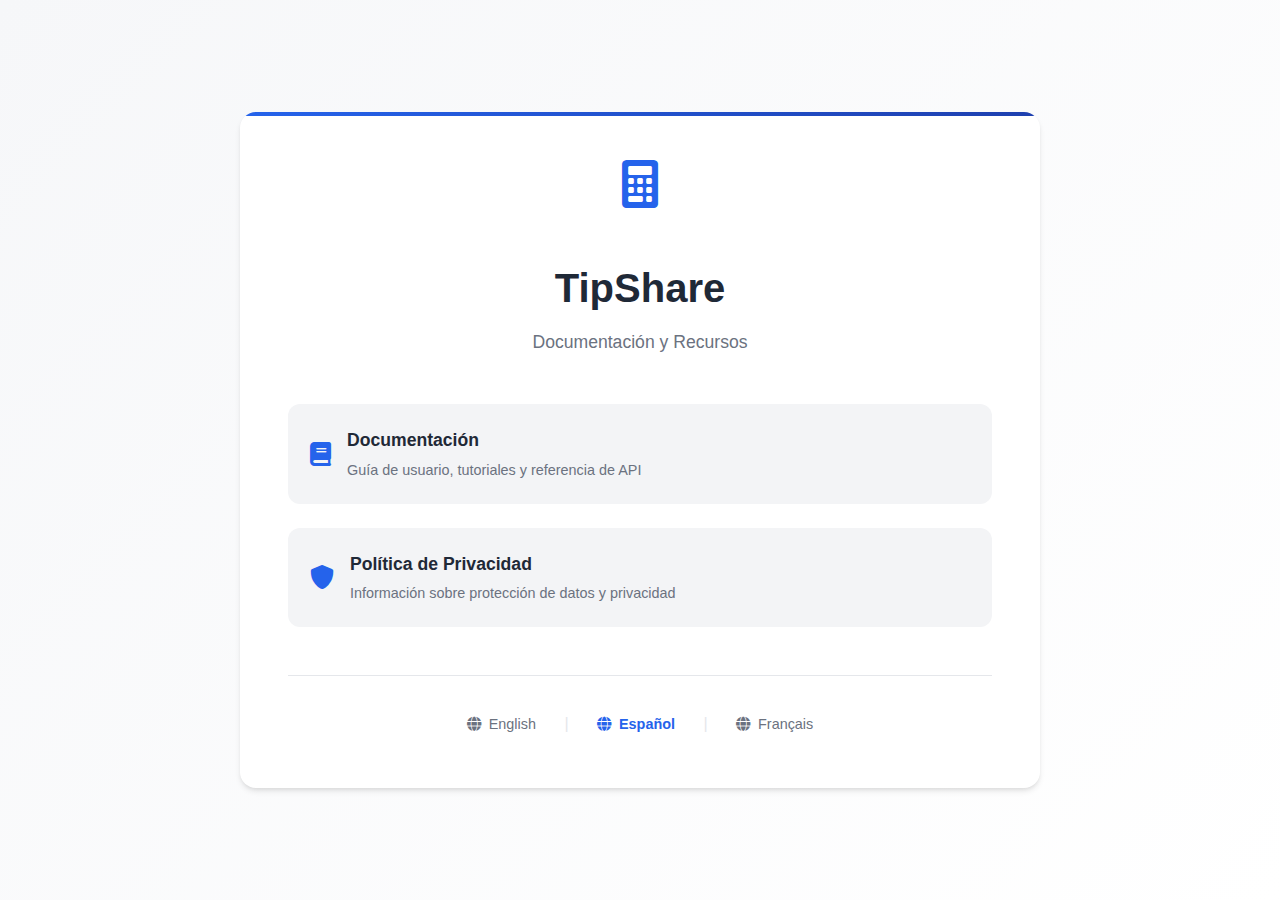
<file: index.html>
<!DOCTYPE html>
<html lang="en">
<head>
    <meta charset="UTF-8">
    <meta name="viewport" content="width=device-width, initial-scale=1.0">
    <title>TipShare Documentation</title>
    <link rel="stylesheet" href="https://cdnjs.cloudflare.com/ajax/libs/font-awesome/6.0.0/css/all.min.css">
    <style>
        :root {
            --primary-color: #2563eb;
            --secondary-color: #1e40af;
            --text-color: #1f2937;
            --light-bg: #f3f4f6;
            --white: #ffffff;
            --shadow: 0 4px 6px -1px rgba(0, 0, 0, 0.1), 0 2px 4px -1px rgba(0, 0, 0, 0.06);
        }

        * {
            margin: 0;
            padding: 0;
            box-sizing: border-box;
        }

        body {
            font-family: -apple-system, BlinkMacSystemFont, 'Segoe UI', Roboto, 'Helvetica Neue', Arial, sans-serif;
            line-height: 1.6;
            color: var(--text-color);
            background: linear-gradient(135deg, #f6f7f9 0%, #ffffff 100%);
            min-height: 100vh;
            display: flex;
            justify-content: center;
            align-items: center;
            padding: 2rem;
        }

        .container {
            max-width: 800px;
            width: 100%;
            background: var(--white);
            border-radius: 16px;
            box-shadow: var(--shadow);
            padding: 3rem;
            margin: 2rem;
            position: relative;
            overflow: hidden;
        }

        .container::before {
            content: '';
            position: absolute;
            top: 0;
            left: 0;
            right: 0;
            height: 4px;
            background: linear-gradient(90deg, var(--primary-color), var(--secondary-color));
        }

        .logo {
            text-align: center;
            margin-bottom: 2rem;
        }

        .logo i {
            font-size: 3rem;
            color: var(--primary-color);
            margin-bottom: 1rem;
        }

        h1 {
            font-size: 2.5rem;
            color: var(--text-color);
            text-align: center;
            margin-bottom: 0.5rem;
            font-weight: 700;
        }

        .subtitle {
            text-align: center;
            color: #6b7280;
            margin-bottom: 3rem;
            font-size: 1.1rem;
        }

        .nav-links {
            display: grid;
            gap: 1.5rem;
            margin-bottom: 3rem;
        }

        .nav-link {
            display: flex;
            align-items: center;
            padding: 1.25rem;
            background: var(--light-bg);
            border-radius: 12px;
            text-decoration: none;
            color: var(--text-color);
            transition: all 0.3s ease;
            border: 2px solid transparent;
        }

        .nav-link:hover {
            background: var(--white);
            border-color: var(--primary-color);
            transform: translateY(-2px);
            box-shadow: var(--shadow);
        }

        .nav-link i {
            font-size: 1.5rem;
            color: var(--primary-color);
            margin-right: 1rem;
        }

        .nav-link .text {
            flex: 1;
        }

        .nav-link .title {
            font-weight: 600;
            font-size: 1.1rem;
            margin-bottom: 0.25rem;
        }

        .nav-link .description {
            color: #6b7280;
            font-size: 0.9rem;
        }

        .language-selector {
            text-align: center;
            padding-top: 2rem;
            border-top: 1px solid #e5e7eb;
            margin-top: 2rem;
        }

        .language-btn {
            display: inline-flex;
            align-items: center;
            padding: 0.5rem 1rem;
            border: none;
            background: none;
            color: #6b7280;
            font-size: 0.9rem;
            cursor: pointer;
            transition: color 0.3s ease;
        }

        .language-btn:hover {
            color: var(--primary-color);
        }

        .language-btn i {
            margin-right: 0.5rem;
        }

        .language-btn.active {
            color: var(--primary-color);
            font-weight: 600;
        }

        .separator {
            color: #e5e7eb;
            margin: 0 0.5rem;
        }

        @media (max-width: 640px) {
            .container {
                padding: 2rem;
                margin: 1rem;
            }

            h1 {
                font-size: 2rem;
            }

            .nav-link {
                padding: 1rem;
            }
        }

        .home-link {
            text-decoration: none;
            color: inherit;
            display: block;
            text-align: center;
            transition: transform 0.3s ease;
        }
        
        .home-link:hover {
            transform: translateY(-2px);
        }
        
        .home-link:hover .logo i {
            color: var(--secondary-color);
        }

        .navigation {
            display: grid;
            gap: 1.5rem;
            margin-bottom: 3rem;
        }
    </style>
</head>
<body>
    <div class="container">
        <div class="logo">
            <i class="fas fa-calculator"></i>
        </div>
        
        <h1>TipShare</h1>
        <p class="subtitle">Documentation and Resources</p>
        
        <nav class="navigation">
            <a href="TipShare/docs.html" class="nav-link">
                <i class="fas fa-book"></i>
                <div class="text">
                    <div class="title">Documentation</div>
                    <div class="description">User guide, tutorials, and API reference</div>
                </div>
            </a>
            <a href="TipShare/privacy-policy.html" class="nav-link">
                <i class="fas fa-shield-alt"></i>
                <div class="text">
                    <div class="title">Privacy Policy</div>
                    <div class="description">Learn about data protection and privacy</div>
                </div>
            </a>
        </nav>

        <div class="language-selector">
            <button onclick="changeLanguage('en')" class="language-btn">
                <i class="fas fa-globe"></i>English
            </button>
            <span class="separator">|</span>
            <button onclick="changeLanguage('es')" class="language-btn">
                <i class="fas fa-globe"></i>Español
            </button>
            <span class="separator">|</span>
            <button onclick="changeLanguage('fr')" class="language-btn">
                <i class="fas fa-globe"></i>Français
            </button>
        </div>
    </div>

    <script>
        function changeLanguage(lang) {
            // Save language preference
            localStorage.setItem('tipshare-language', lang);
            
            // Update buttons
            document.querySelectorAll('.language-btn').forEach(btn => {
                btn.classList.remove('active');
            });
            document.querySelector(`.language-btn[onclick*="${lang}"]`).classList.add('active');
            
            // Update HTML lang attribute
            document.documentElement.lang = lang;

            // Update text content based on language
            updateContent(lang);
        }

        function updateContent(lang) {
            const translations = {
                en: {
                    title: 'Documentation and Resources',
                    home: 'Home',
                    homeDesc: 'Return to the main page',
                    docs: 'Documentation',
                    docsDesc: 'User guide, tutorials, and API reference',
                    privacy: 'Privacy Policy',
                    privacyDesc: 'Learn about data protection and privacy'
                },
                es: {
                    title: 'Documentación y Recursos',
                    home: 'Inicio',
                    homeDesc: 'Volver a la página principal',
                    docs: 'Documentación',
                    docsDesc: 'Guía de usuario, tutoriales y referencia de API',
                    privacy: 'Política de Privacidad',
                    privacyDesc: 'Información sobre protección de datos y privacidad'
                },
                fr: {
                    title: 'Documentation et Ressources',
                    home: 'Accueil',
                    homeDesc: 'Retour à la page principale',
                    docs: 'Documentation',
                    docsDesc: 'Guide utilisateur, tutoriels et référence API',
                    privacy: 'Politique de Confidentialité',
                    privacyDesc: 'En savoir plus sur la protection des données et la confidentialité'
                }
            };

            const t = translations[lang];
            document.querySelector('.subtitle').textContent = t.title;
            
            const links = document.querySelectorAll('.nav-link');
            links[0].querySelector('.title').textContent = t.docs;
            links[0].querySelector('.description').textContent = t.docsDesc;
            links[1].querySelector('.title').textContent = t.privacy;
            links[1].querySelector('.description').textContent = t.privacyDesc;
        }

        // Initialize with saved language preference
        document.addEventListener('DOMContentLoaded', function() {
            const savedLanguage = localStorage.getItem('tipshare-language') || 'es';
            changeLanguage(savedLanguage);
        });
    </script>
</body>
</html>
</file>
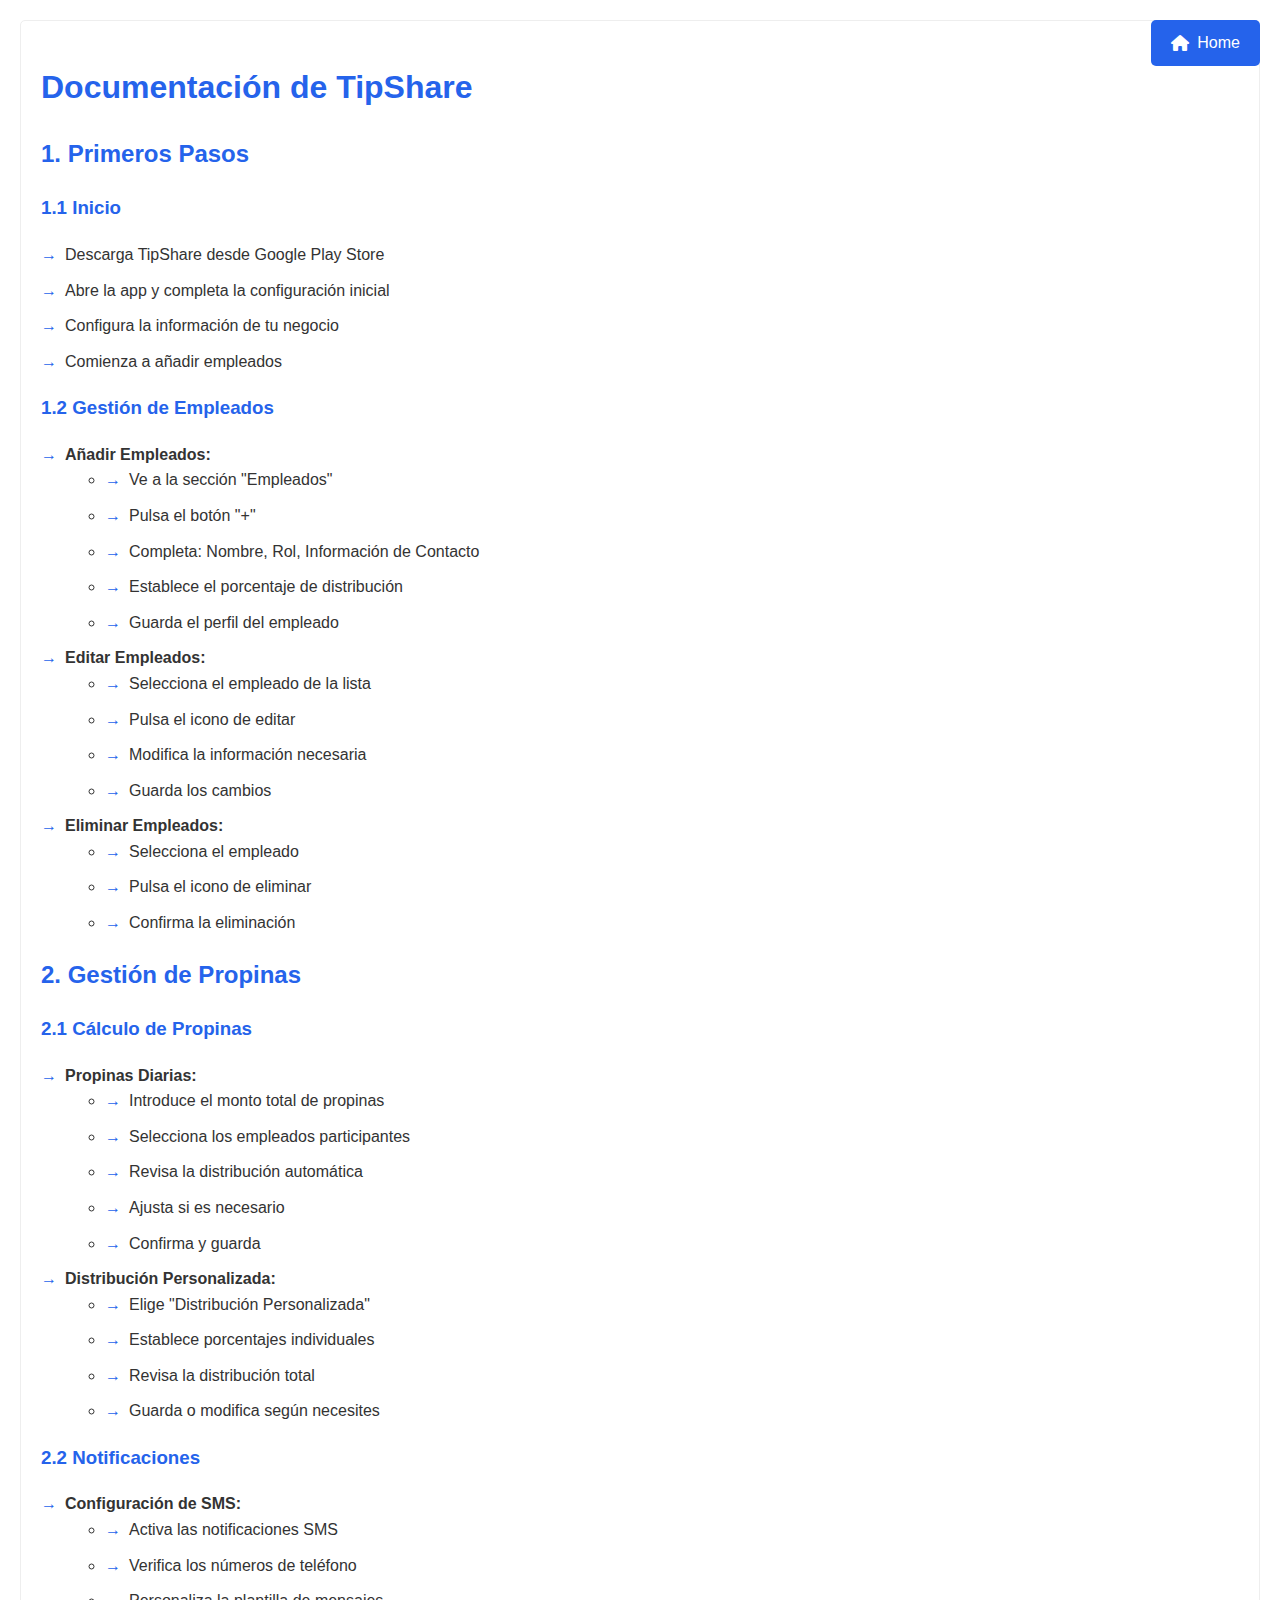
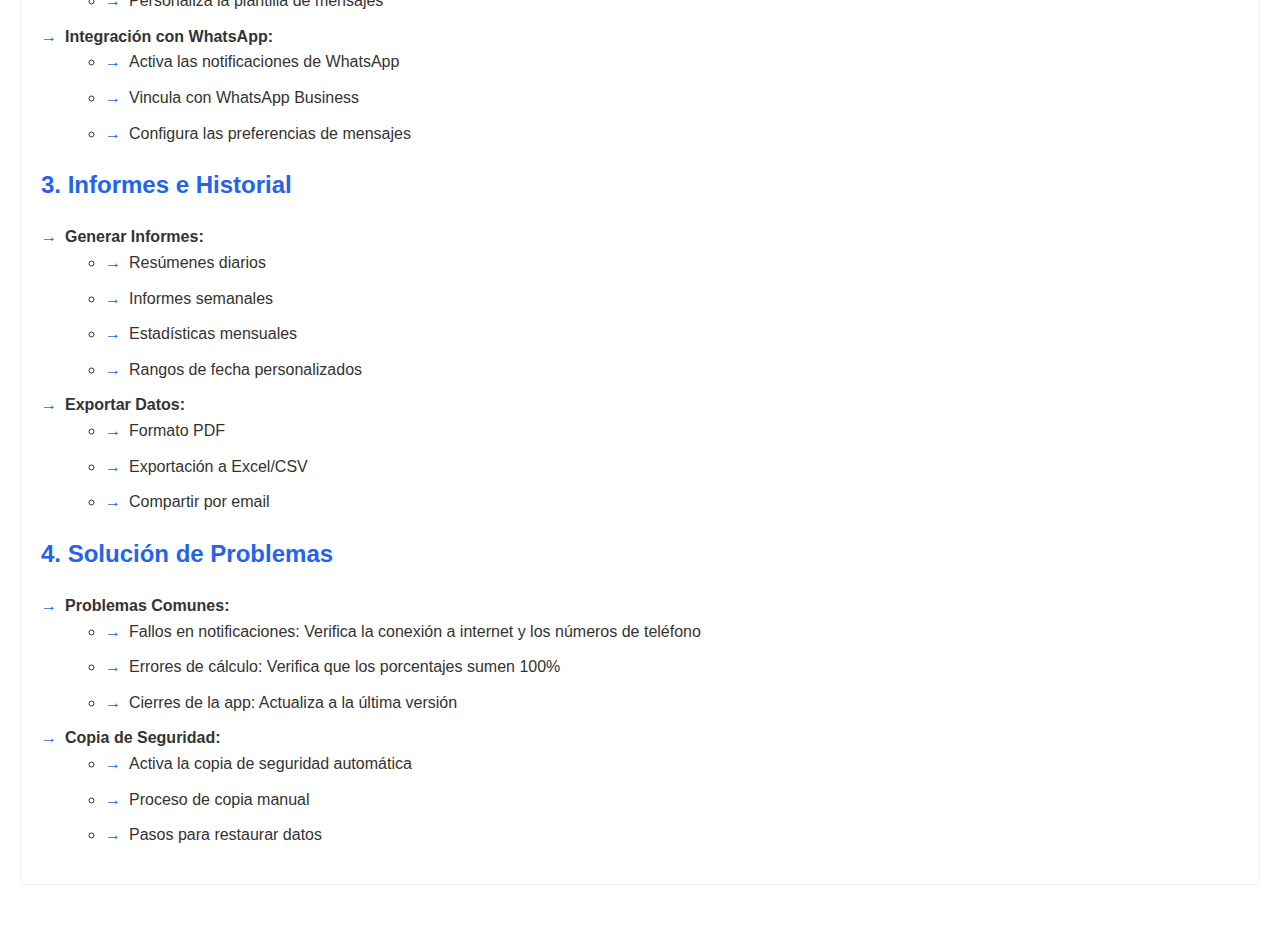
<file: TipShare/docs.html>
<!DOCTYPE html>
<html>
<head>
    <meta charset="UTF-8">
    <meta name="viewport" content="width=device-width, initial-scale=1.0">
    <title>TipShare Documentation</title>
    <link rel="stylesheet" href="https://cdnjs.cloudflare.com/ajax/libs/font-awesome/6.0.0/css/all.min.css">
    <style>
        body {
            font-family: -apple-system, BlinkMacSystemFont, 'Segoe UI', Roboto, 'Helvetica Neue', Arial, sans-serif;
            line-height: 1.6;
            margin: 0;
            padding: 20px;
            color: #333;
        }
        .home-button {
            position: fixed;
            top: 20px;
            right: 20px;
            padding: 10px 20px;
            background: #2563eb;
            color: white;
            text-decoration: none;
            border-radius: 5px;
            display: flex;
            align-items: center;
            gap: 8px;
            z-index: 1000;
        }
        .home-button:hover {
            background: #1e40af;
        }
        .language-section {
            margin-bottom: 40px;
            padding: 20px;
            border: 1px solid #eee;
            border-radius: 5px;
            display: none; /* Hide all sections by default */
        }
        .language-section.active {
            display: block; /* Show only active section */
        }
        h1, h2, h3 {
            color: #2563eb;
        }
        .feature-list {
            list-style: none;
            padding: 0;
        }
        .feature-list li {
            margin-bottom: 10px;
            padding-left: 24px;
            position: relative;
        }
        .feature-list li:before {
            content: "→";
            position: absolute;
            left: 0;
            color: #2563eb;
        }
    </style>
</head>
<body>
    <div class="container">
        <main class="content">
            <a href="https://chefmarbelladeveloper.github.io/" class="home-button">
                <i class="fas fa-home"></i>
                <span>Home</span>
            </a>

            <!-- English Documentation -->
            <div class="language-section" id="en">
                <h1>TipShare Documentation</h1>

                <h2>1. Getting Started</h2>
                <h3>1.1 First Steps</h3>
                <ul class="feature-list">
                    <li>Download TipShare from the Google Play Store</li>
                    <li>Open the app and complete the initial setup</li>
                    <li>Configure your business information</li>
                    <li>Start adding your employees</li>
                </ul>

                <h3>1.2 Employee Management</h3>
                <ul class="feature-list">
                    <li><strong>Adding Employees:</strong>
                        <ul>
                            <li>Go to "Employees" section</li>
                            <li>Click the "+" button</li>
                            <li>Fill in: Name, Role, Contact Info</li>
                            <li>Set distribution percentage</li>
                            <li>Save the employee profile</li>
                        </ul>
                    </li>
                    <li><strong>Editing Employees:</strong>
                        <ul>
                            <li>Select employee from the list</li>
                            <li>Click edit icon</li>
                            <li>Modify necessary information</li>
                            <li>Save changes</li>
                        </ul>
                    </li>
                    <li><strong>Removing Employees:</strong>
                        <ul>
                            <li>Select employee</li>
                            <li>Click delete icon</li>
                            <li>Confirm deletion</li>
                        </ul>
                    </li>
                </ul>

                <h2>2. Tip Management</h2>
                <h3>2.1 Calculating Tips</h3>
                <ul class="feature-list">
                    <li><strong>Daily Tips:</strong>
                        <ul>
                            <li>Enter total tip amount</li>
                            <li>Select participating employees</li>
                            <li>Review automatic distribution</li>
                            <li>Adjust if necessary</li>
                            <li>Confirm and save</li>
                        </ul>
                    </li>
                    <li><strong>Custom Distribution:</strong>
                        <ul>
                            <li>Choose "Custom Distribution"</li>
                            <li>Set individual percentages</li>
                            <li>Review total distribution</li>
                            <li>Save or modify as needed</li>
                        </ul>
                    </li>
                </ul>

                <h3>2.2 Notifications</h3>
                <ul class="feature-list">
                    <li><strong>SMS Setup:</strong>
                        <ul>
                            <li>Enable SMS notifications</li>
                            <li>Verify phone numbers</li>
                            <li>Customize message template</li>
                        </ul>
                    </li>
                    <li><strong>WhatsApp Integration:</strong>
                        <ul>
                            <li>Enable WhatsApp notifications</li>
                            <li>Link with WhatsApp Business</li>
                            <li>Set message preferences</li>
                        </ul>
                    </li>
                </ul>

                <h2>3. Reports and History</h2>
                <ul class="feature-list">
                    <li><strong>Generating Reports:</strong>
                        <ul>
                            <li>Daily summaries</li>
                            <li>Weekly reports</li>
                            <li>Monthly statistics</li>
                            <li>Custom date ranges</li>
                        </ul>
                    </li>
                    <li><strong>Exporting Data:</strong>
                        <ul>
                            <li>PDF format</li>
                            <li>Excel/CSV export</li>
                            <li>Email sharing</li>
                        </ul>
                    </li>
                </ul>

                <h2>4. Troubleshooting</h2>
                <ul class="feature-list">
                    <li><strong>Common Issues:</strong>
                        <ul>
                            <li>Notification failures: Check internet connection and phone numbers</li>
                            <li>Calculation errors: Verify percentages total 100%</li>
                            <li>App crashes: Update to latest version</li>
                        </ul>
                    </li>
                    <li><strong>Data Backup:</strong>
                        <ul>
                            <li>Enable auto-backup</li>
                            <li>Manual backup process</li>
                            <li>Data restoration steps</li>
                        </ul>
                    </li>
                </ul>
            </div>

            <!-- Spanish Documentation -->
            <div class="language-section" id="es">
                <h1>Documentación de TipShare</h1>

                <h2>1. Primeros Pasos</h2>
                <h3>1.1 Inicio</h3>
                <ul class="feature-list">
                    <li>Descarga TipShare desde Google Play Store</li>
                    <li>Abre la app y completa la configuración inicial</li>
                    <li>Configura la información de tu negocio</li>
                    <li>Comienza a añadir empleados</li>
                </ul>

                <h3>1.2 Gestión de Empleados</h3>
                <ul class="feature-list">
                    <li><strong>Añadir Empleados:</strong>
                        <ul>
                            <li>Ve a la sección "Empleados"</li>
                            <li>Pulsa el botón "+"</li>
                            <li>Completa: Nombre, Rol, Información de Contacto</li>
                            <li>Establece el porcentaje de distribución</li>
                            <li>Guarda el perfil del empleado</li>
                        </ul>
                    </li>
                    <li><strong>Editar Empleados:</strong>
                        <ul>
                            <li>Selecciona el empleado de la lista</li>
                            <li>Pulsa el icono de editar</li>
                            <li>Modifica la información necesaria</li>
                            <li>Guarda los cambios</li>
                        </ul>
                    </li>
                    <li><strong>Eliminar Empleados:</strong>
                        <ul>
                            <li>Selecciona el empleado</li>
                            <li>Pulsa el icono de eliminar</li>
                            <li>Confirma la eliminación</li>
                        </ul>
                    </li>
                </ul>

                <h2>2. Gestión de Propinas</h2>
                <h3>2.1 Cálculo de Propinas</h3>
                <ul class="feature-list">
                    <li><strong>Propinas Diarias:</strong>
                        <ul>
                            <li>Introduce el monto total de propinas</li>
                            <li>Selecciona los empleados participantes</li>
                            <li>Revisa la distribución automática</li>
                            <li>Ajusta si es necesario</li>
                            <li>Confirma y guarda</li>
                        </ul>
                    </li>
                    <li><strong>Distribución Personalizada:</strong>
                        <ul>
                            <li>Elige "Distribución Personalizada"</li>
                            <li>Establece porcentajes individuales</li>
                            <li>Revisa la distribución total</li>
                            <li>Guarda o modifica según necesites</li>
                        </ul>
                    </li>
                </ul>

                <h3>2.2 Notificaciones</h3>
                <ul class="feature-list">
                    <li><strong>Configuración de SMS:</strong>
                        <ul>
                            <li>Activa las notificaciones SMS</li>
                            <li>Verifica los números de teléfono</li>
                            <li>Personaliza la plantilla de mensajes</li>
                        </ul>
                    </li>
                    <li><strong>Integración con WhatsApp:</strong>
                        <ul>
                            <li>Activa las notificaciones de WhatsApp</li>
                            <li>Vincula con WhatsApp Business</li>
                            <li>Configura las preferencias de mensajes</li>
                        </ul>
                    </li>
                </ul>

                <h2>3. Informes e Historial</h2>
                <ul class="feature-list">
                    <li><strong>Generar Informes:</strong>
                        <ul>
                            <li>Resúmenes diarios</li>
                            <li>Informes semanales</li>
                            <li>Estadísticas mensuales</li>
                            <li>Rangos de fecha personalizados</li>
                        </ul>
                    </li>
                    <li><strong>Exportar Datos:</strong>
                        <ul>
                            <li>Formato PDF</li>
                            <li>Exportación a Excel/CSV</li>
                            <li>Compartir por email</li>
                        </ul>
                    </li>
                </ul>

                <h2>4. Solución de Problemas</h2>
                <ul class="feature-list">
                    <li><strong>Problemas Comunes:</strong>
                        <ul>
                            <li>Fallos en notificaciones: Verifica la conexión a internet y los números de teléfono</li>
                            <li>Errores de cálculo: Verifica que los porcentajes sumen 100%</li>
                            <li>Cierres de la app: Actualiza a la última versión</li>
                        </ul>
                    </li>
                    <li><strong>Copia de Seguridad:</strong>
                        <ul>
                            <li>Activa la copia de seguridad automática</li>
                            <li>Proceso de copia manual</li>
                            <li>Pasos para restaurar datos</li>
                        </ul>
                    </li>
                </ul>
            </div>

            <!-- French Documentation -->
            <div class="language-section" id="fr">
                <h1>Documentation TipShare</h1>

                <h2>1. Pour Commencer</h2>
                <h3>1.1 Premiers Pas</h3>
                <ul class="feature-list">
                    <li>Téléchargez TipShare depuis le Google Play Store</li>
                    <li>Ouvrez l'application et complétez la configuration initiale</li>
                    <li>Configurez les informations de votre entreprise</li>
                    <li>Commencez à ajouter vos employés</li>
                </ul>

                <h3>1.2 Gestion des Employés</h3>
                <ul class="feature-list">
                    <li><strong>Ajouter des Employés:</strong>
                        <ul>
                            <li>Allez à la section "Employés"</li>
                            <li>Cliquez sur le bouton "+"</li>
                            <li>Remplissez: Nom, Rôle, Coordonnées</li>
                            <li>Définissez le pourcentage de distribution</li>
                            <li>Sauvegardez le profil de l'employé</li>
                        </ul>
                    </li>
                    <li><strong>Modifier des Employés:</strong>
                        <ul>
                            <li>Sélectionnez l'employé dans la liste</li>
                            <li>Cliquez sur l'icône modifier</li>
                            <li>Modifiez les informations nécessaires</li>
                            <li>Sauvegardez les changements</li>
                        </ul>
                    </li>
                    <li><strong>Supprimer des Employés:</strong>
                        <ul>
                            <li>Sélectionnez l'employé</li>
                            <li>Cliquez sur l'icône supprimer</li>
                            <li>Confirmez la suppression</li>
                        </ul>
                    </li>
                </ul>

                <h2>2. Gestion des Pourboires</h2>
                <h3>2.1 Calcul des Pourboires</h3>
                <ul class="feature-list">
                    <li><strong>Pourboires Quotidiens:</strong>
                        <ul>
                            <li>Entrez le montant total des pourboires</li>
                            <li>Sélectionnez les employés participants</li>
                            <li>Vérifiez la distribution automatique</li>
                            <li>Ajustez si nécessaire</li>
                            <li>Confirmez et sauvegardez</li>
                        </ul>
                    </li>
                    <li><strong>Distribution Personnalisée:</strong>
                        <ul>
                            <li>Choisissez "Distribution Personnalisée"</li>
                            <li>Définissez les pourcentages individuels</li>
                            <li>Vérifiez la distribution totale</li>
                            <li>Sauvegardez ou modifiez selon les besoins</li>
                        </ul>
                    </li>
                </ul>

                <h3>2.2 Notifications</h3>
                <ul class="feature-list">
                    <li><strong>Configuration SMS:</strong>
                        <ul>
                            <li>Activez les notifications SMS</li>
                            <li>Vérifiez les numéros de téléphone</li>
                            <li>Personnalisez le modèle de message</li>
                        </ul>
                    </li>
                    <li><strong>Intégration WhatsApp:</strong>
                        <ul>
                            <li>Activez les notifications WhatsApp</li>
                            <li>Liez avec WhatsApp Business</li>
                            <li>Définissez les préférences de messages</li>
                        </ul>
                    </li>
                </ul>

                <h2>3. Rapports et Historique</h2>
                <ul class="feature-list">
                    <li><strong>Générer des Rapports:</strong>
                        <ul>
                            <li>Résumés quotidiens</li>
                            <li>Rapports hebdomadaires</li>
                            <li>Statistiques mensuelles</li>
                            <li>Plages de dates personnalisées</li>
                        </ul>
                    </li>
                    <li><strong>Exporter des Données:</strong>
                        <ul>
                            <li>Format PDF</li>
                            <li>Export Excel/CSV</li>
                            <li>Partage par email</li>
                        </ul>
                    </li>
                </ul>

                <h2>4. Dépannage</h2>
                <ul class="feature-list">
                    <li><strong>Problèmes Courants:</strong>
                        <ul>
                            <li>Échecs de notification: Vérifiez la connexion internet et les numéros de téléphone</li>
                            <li>Erreurs de calcul: Vérifiez que les pourcentages totalisent 100%</li>
                            <li>Plantages de l'application: Mettez à jour vers la dernière version</li>
                        </ul>
                    </li>
                    <li><strong>Sauvegarde des Données:</strong>
                        <ul>
                            <li>Activez la sauvegarde automatique</li>
                            <li>Processus de sauvegarde manuelle</li>
                            <li>Étapes de restauration des données</li>
                        </ul>
                    </li>
                </ul>
            </div>
        </main>
    </div>

    <script>
        function updateContent(lang) {
            // Hide all sections
            document.querySelectorAll('.language-section').forEach(section => {
                section.classList.remove('active');
            });
            
            // Show selected section
            const selectedSection = document.getElementById(lang);
            if (selectedSection) {
                selectedSection.classList.add('active');
            }
        }

        // Initialize with saved language preference
        document.addEventListener('DOMContentLoaded', function() {
            const savedLanguage = localStorage.getItem('tipshare-language') || 'es';
            updateContent(savedLanguage);
            document.documentElement.lang = savedLanguage;
        });

        // Listen for language changes
        window.addEventListener('storage', function(e) {
            if (e.key === 'tipshare-language') {
                updateContent(e.newValue);
                document.documentElement.lang = e.newValue;
            }
        });
    </script>
</body>
</html>
</file>
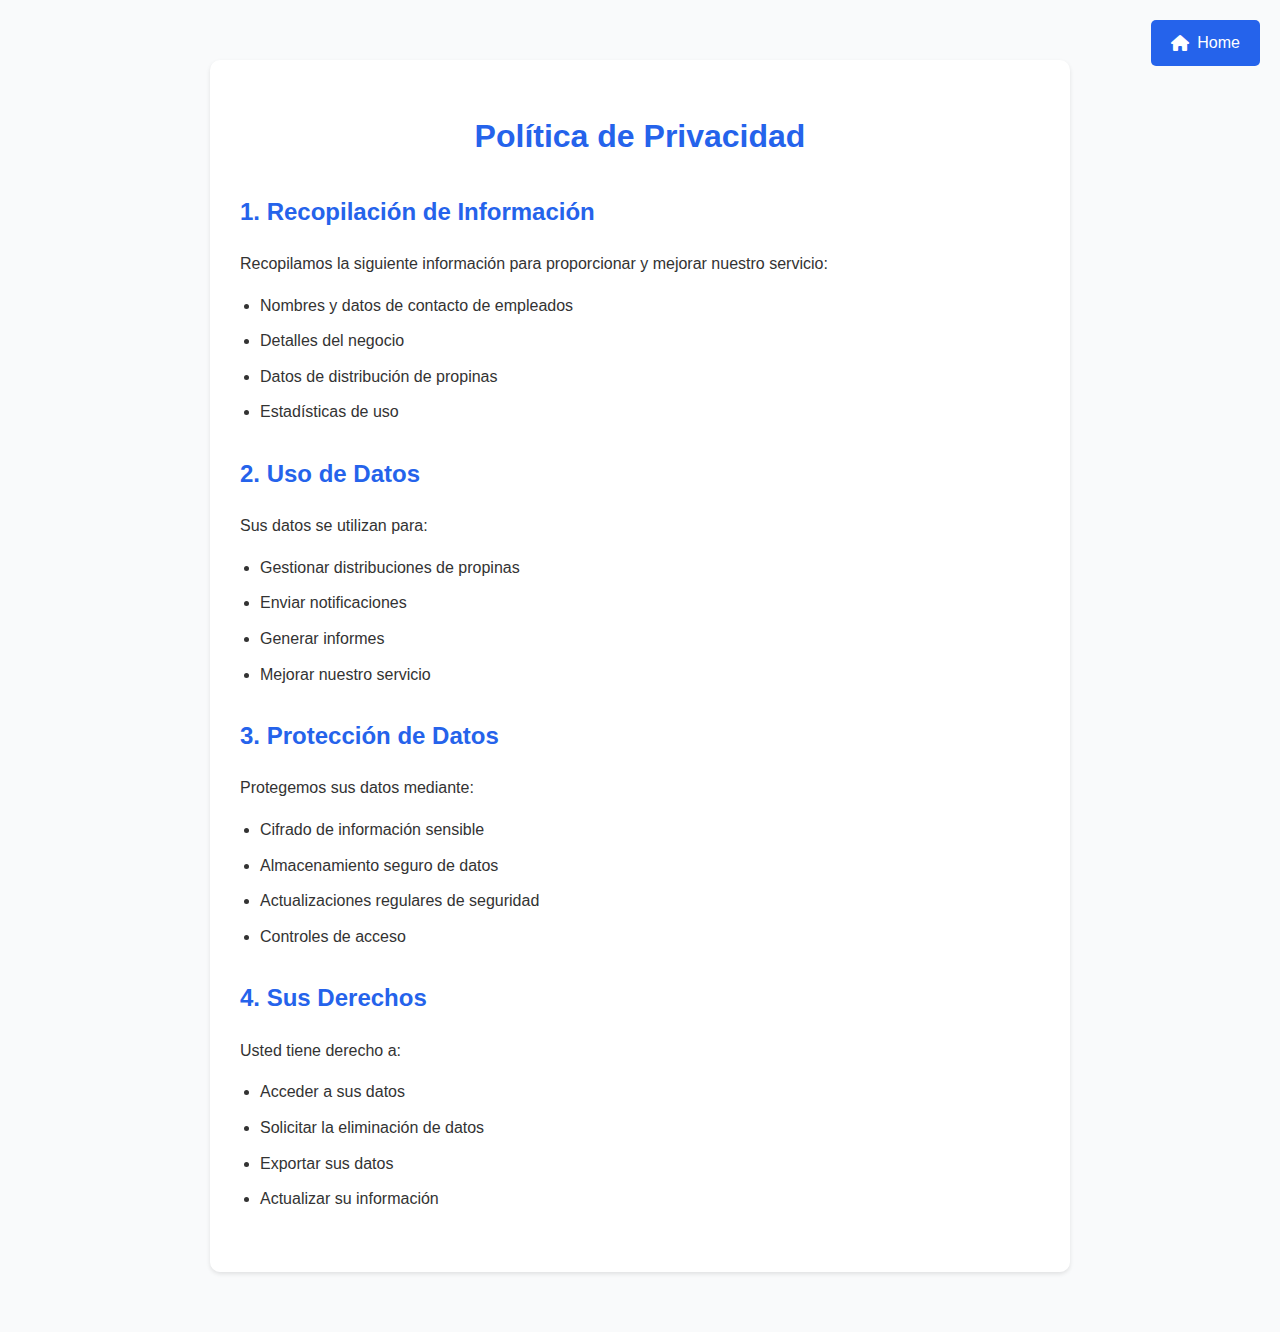
<file: TipShare/privacy-policy.html>
<!DOCTYPE html>
<html>
<head>
    <meta charset="UTF-8">
    <meta name="viewport" content="width=device-width, initial-scale=1.0">
    <title>TipShare Privacy Policy</title>
    <link rel="stylesheet" href="https://cdnjs.cloudflare.com/ajax/libs/font-awesome/6.0.0/css/all.min.css">
    <style>
        body {
            font-family: -apple-system, BlinkMacSystemFont, 'Segoe UI', Roboto, 'Helvetica Neue', Arial, sans-serif;
            line-height: 1.6;
            margin: 0;
            padding: 20px;
            color: #333;
            background: #f9fafb;
        }
        .home-button {
            position: fixed;
            top: 20px;
            right: 20px;
            padding: 10px 20px;
            background: #2563eb;
            color: white;
            text-decoration: none;
            border-radius: 5px;
            display: flex;
            align-items: center;
            gap: 8px;
            z-index: 1000;
        }
        .home-button:hover {
            background: #1e40af;
        }
        .language-section {
            max-width: 800px;
            margin: 40px auto;
            padding: 30px;
            background: white;
            border-radius: 10px;
            box-shadow: 0 2px 4px rgba(0,0,0,0.1);
            display: none; /* Hide all sections by default */
        }
        .language-section.active {
            display: block; /* Show only active section */
        }
        h1, h2 {
            color: #2563eb;
        }
        h1 {
            text-align: center;
            margin-bottom: 30px;
        }
        .section {
            margin-bottom: 30px;
        }
        ul {
            padding-left: 20px;
        }
        li {
            margin-bottom: 10px;
        }
    </style>
</head>
<body>
    <div class="container">
        <main class="content">
            <!-- English Privacy Policy -->
            <div class="language-section" id="en">
                <h1>Privacy Policy</h1>
                
                <div class="section">
                    <h2>1. Information Collection</h2>
                    <p>We collect the following information to provide and improve our service:</p>
                    <ul>
                        <li>Employee names and contact information</li>
                        <li>Business details</li>
                        <li>Tip distribution data</li>
                        <li>Usage statistics</li>
                    </ul>
                </div>

                <div class="section">
                    <h2>2. Data Usage</h2>
                    <p>Your data is used for:</p>
                    <ul>
                        <li>Managing tip distributions</li>
                        <li>Sending notifications</li>
                        <li>Generating reports</li>
                        <li>Improving our service</li>
                    </ul>
                </div>

                <div class="section">
                    <h2>3. Data Protection</h2>
                    <p>We protect your data through:</p>
                    <ul>
                        <li>Encryption of sensitive information</li>
                        <li>Secure data storage</li>
                        <li>Regular security updates</li>
                        <li>Access controls</li>
                    </ul>
                </div>

                <div class="section">
                    <h2>4. Your Rights</h2>
                    <p>You have the right to:</p>
                    <ul>
                        <li>Access your data</li>
                        <li>Request data deletion</li>
                        <li>Export your data</li>
                        <li>Update your information</li>
                    </ul>
                </div>
            </div>

            <!-- Spanish Privacy Policy -->
            <div class="language-section" id="es">
                <h1>Política de Privacidad</h1>
                
                <div class="section">
                    <h2>1. Recopilación de Información</h2>
                    <p>Recopilamos la siguiente información para proporcionar y mejorar nuestro servicio:</p>
                    <ul>
                        <li>Nombres y datos de contacto de empleados</li>
                        <li>Detalles del negocio</li>
                        <li>Datos de distribución de propinas</li>
                        <li>Estadísticas de uso</li>
                    </ul>
                </div>

                <div class="section">
                    <h2>2. Uso de Datos</h2>
                    <p>Sus datos se utilizan para:</p>
                    <ul>
                        <li>Gestionar distribuciones de propinas</li>
                        <li>Enviar notificaciones</li>
                        <li>Generar informes</li>
                        <li>Mejorar nuestro servicio</li>
                    </ul>
                </div>

                <div class="section">
                    <h2>3. Protección de Datos</h2>
                    <p>Protegemos sus datos mediante:</p>
                    <ul>
                        <li>Cifrado de información sensible</li>
                        <li>Almacenamiento seguro de datos</li>
                        <li>Actualizaciones regulares de seguridad</li>
                        <li>Controles de acceso</li>
                    </ul>
                </div>

                <div class="section">
                    <h2>4. Sus Derechos</h2>
                    <p>Usted tiene derecho a:</p>
                    <ul>
                        <li>Acceder a sus datos</li>
                        <li>Solicitar la eliminación de datos</li>
                        <li>Exportar sus datos</li>
                        <li>Actualizar su información</li>
                    </ul>
                </div>
            </div>

            <!-- French Privacy Policy -->
            <div class="language-section" id="fr">
                <h1>Politique de Confidentialité</h1>
                
                <div class="section">
                    <h2>1. Collecte d'Informations</h2>
                    <p>Nous collectons les informations suivantes pour fournir et améliorer notre service:</p>
                    <ul>
                        <li>Noms et coordonnées des employés</li>
                        <li>Détails de l'entreprise</li>
                        <li>Données de distribution des pourboires</li>
                        <li>Statistiques d'utilisation</li>
                    </ul>
                </div>

                <div class="section">
                    <h2>2. Utilisation des Données</h2>
                    <p>Vos données sont utilisées pour:</p>
                    <ul>
                        <li>Gérer les distributions de pourboires</li>
                        <li>Envoyer des notifications</li>
                        <li>Générer des rapports</li>
                        <li>Améliorer notre service</li>
                    </ul>
                </div>

                <div class="section">
                    <h2>3. Protection des Données</h2>
                    <p>Nous protégeons vos données par:</p>
                    <ul>
                        <li>Cryptage des informations sensibles</li>
                        <li>Stockage sécurisé des données</li>
                        <li>Mises à jour régulières de sécurité</li>
                        <li>Contrôles d'accès</li>
                    </ul>
                </div>

                <div class="section">
                    <h2>4. Vos Droits</h2>
                    <p>Vous avez le droit de:</p>
                    <ul>
                        <li>Accéder à vos données</li>
                        <li>Demander la suppression des données</li>
                        <li>Exporter vos données</li>
                        <li>Mettre à jour vos informations</li>
                    </ul>
                </div>
            </div>
        </main>
    </div>
    <a href="/ChefMarbelladeveloper.github.io/" class="home-button">
        <i class="fas fa-home"></i>
        <span>Home</span>
    </a>

    <script>
        function updateContent(lang) {
            // Hide all sections
            document.querySelectorAll('.language-section').forEach(section => {
                section.classList.remove('active');
            });
            
            // Show selected section
            const selectedSection = document.getElementById(lang);
            if (selectedSection) {
                selectedSection.classList.add('active');
            }
        }

        // Initialize with saved language preference
        document.addEventListener('DOMContentLoaded', function() {
            const savedLanguage = localStorage.getItem('tipshare-language') || 'es';
            updateContent(savedLanguage);
            document.documentElement.lang = savedLanguage;
        });

        // Listen for language changes
        window.addEventListener('storage', function(e) {
            if (e.key === 'tipshare-language') {
                updateContent(e.newValue);
                document.documentElement.lang = e.newValue;
            }
        });
    </script>
</body>
</html>
</file>
